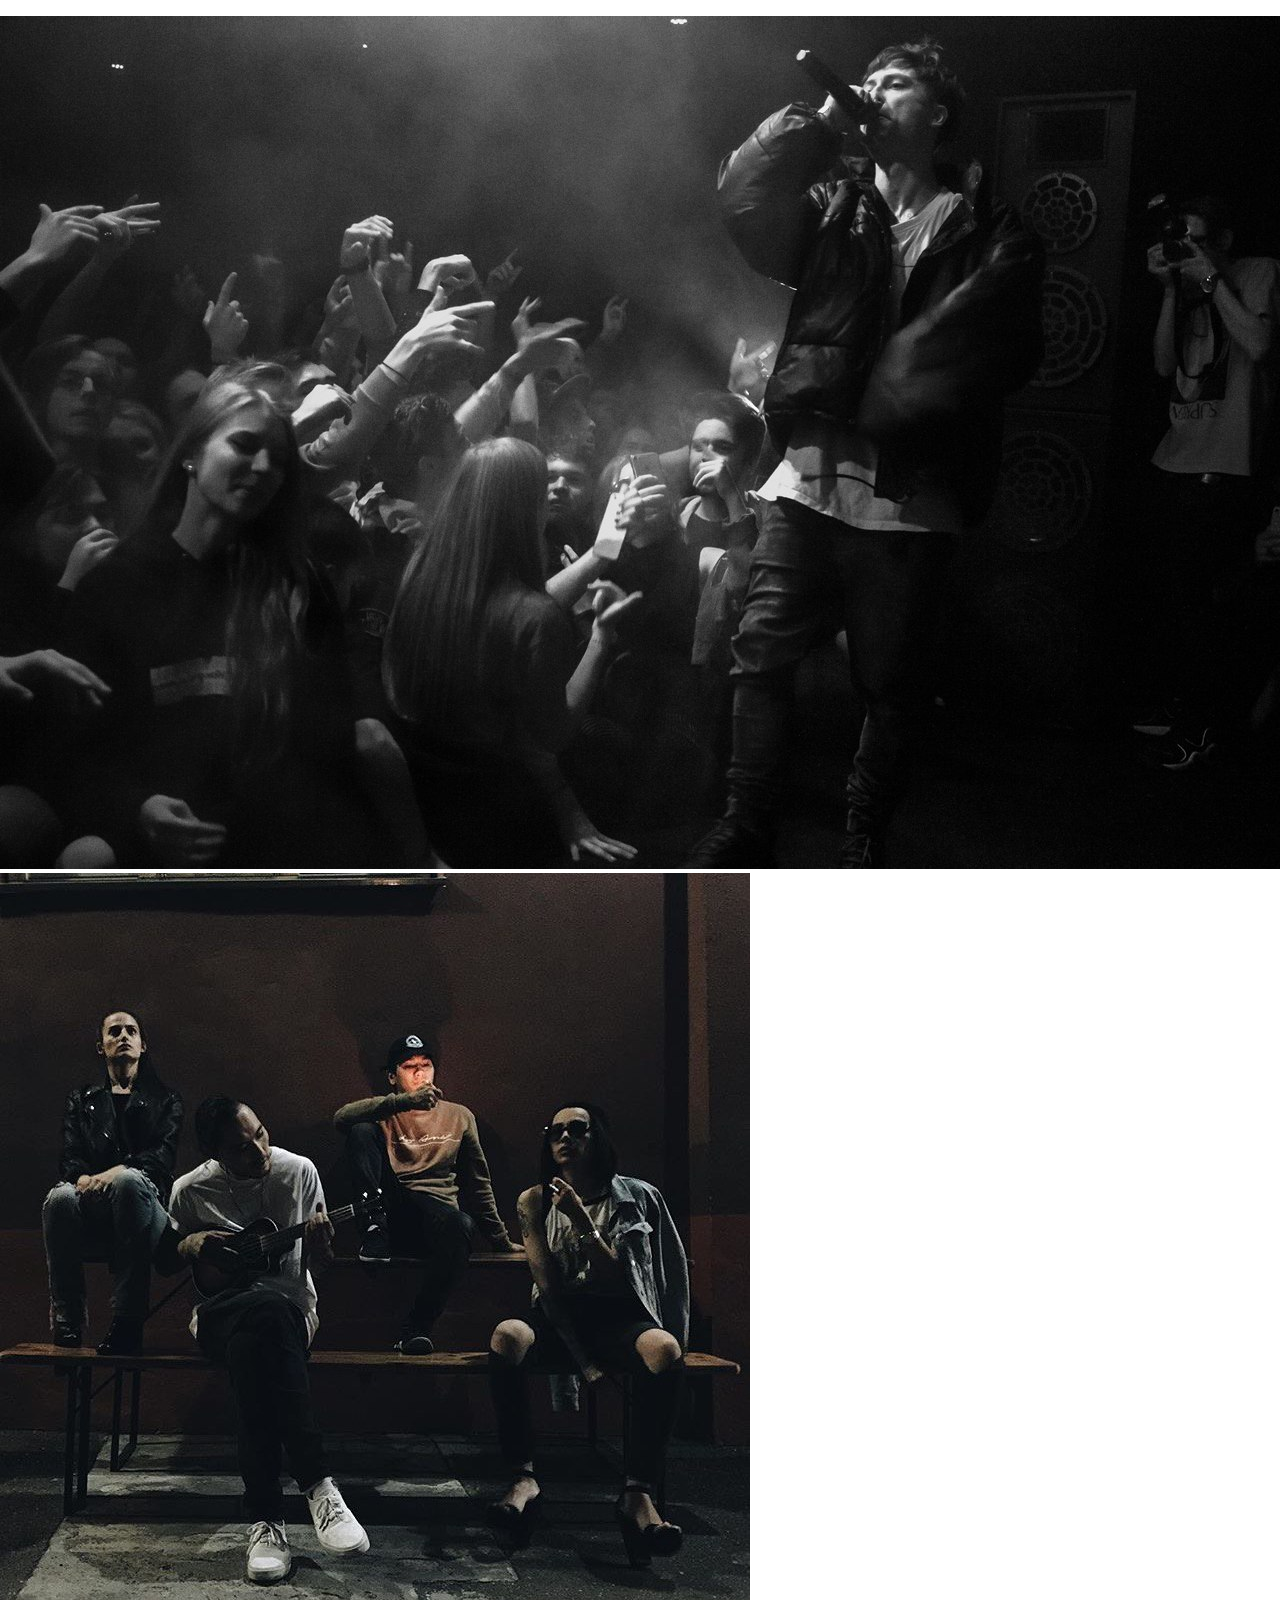
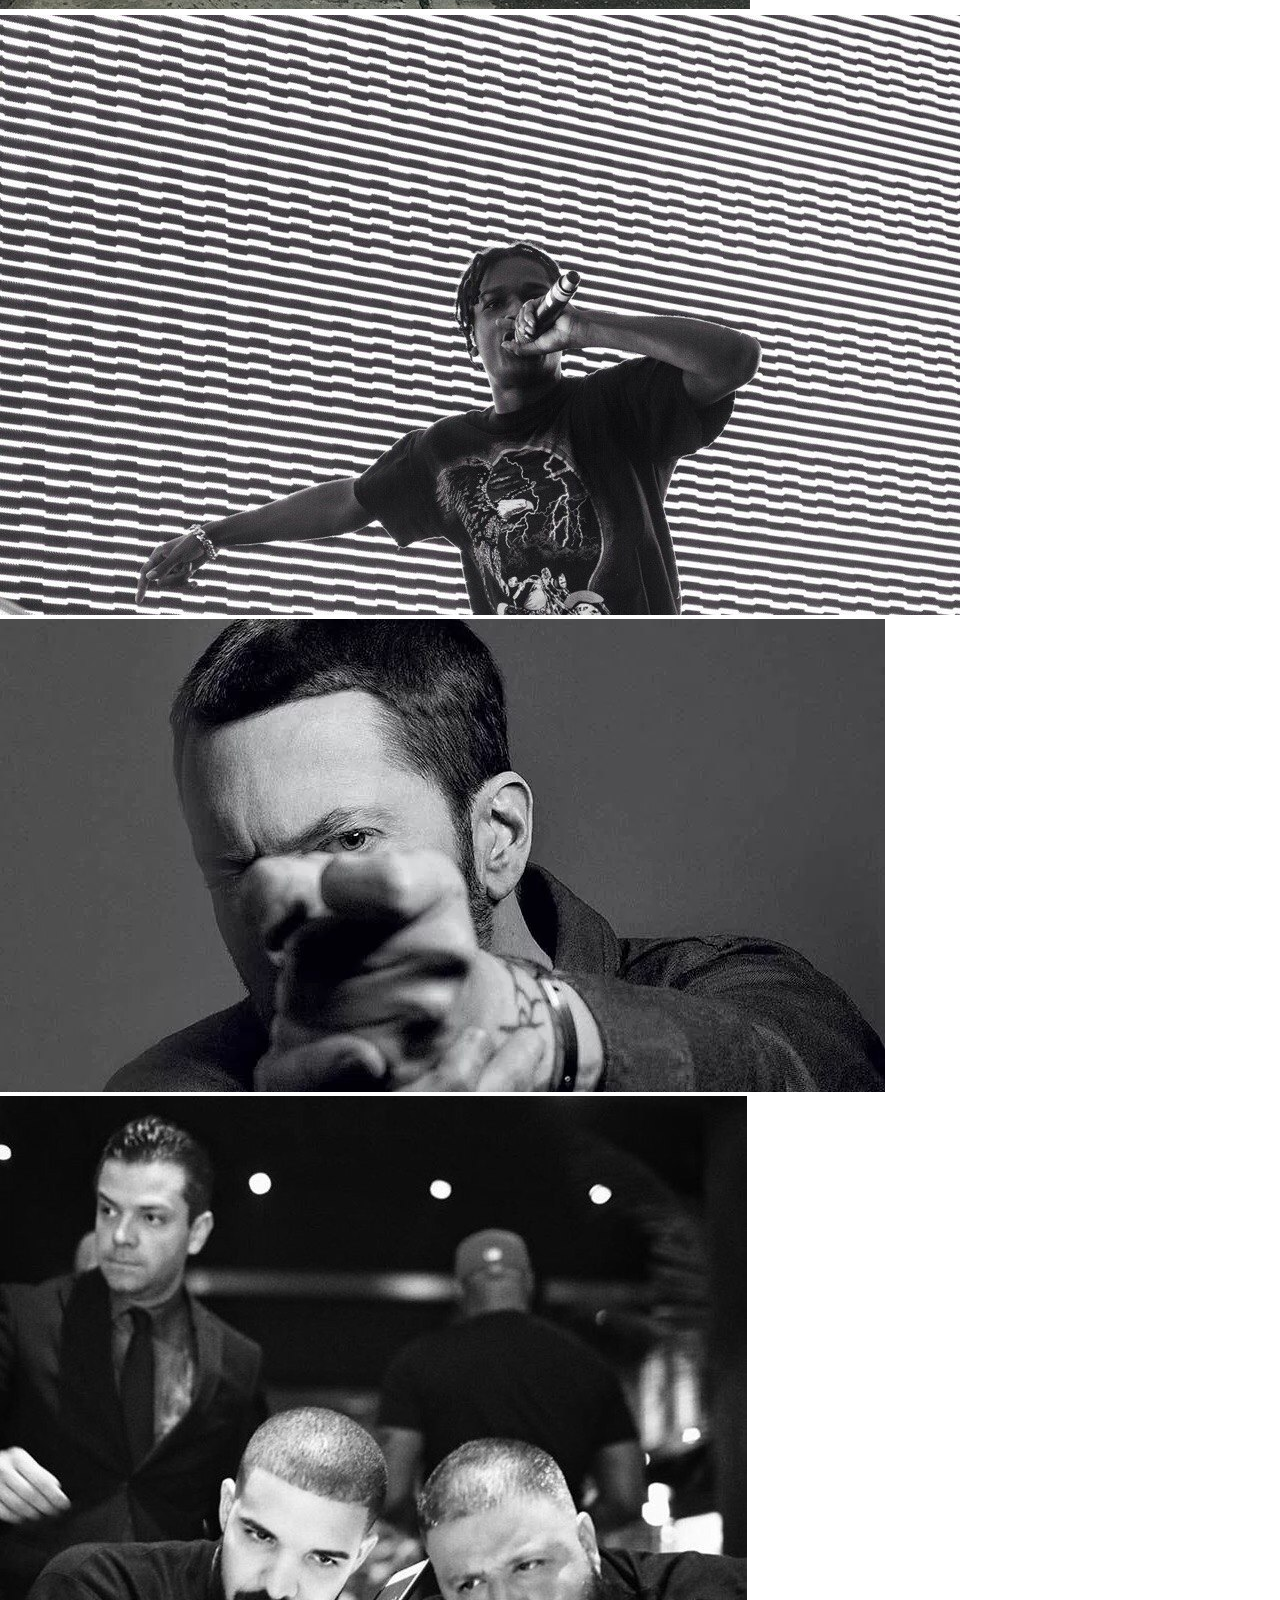
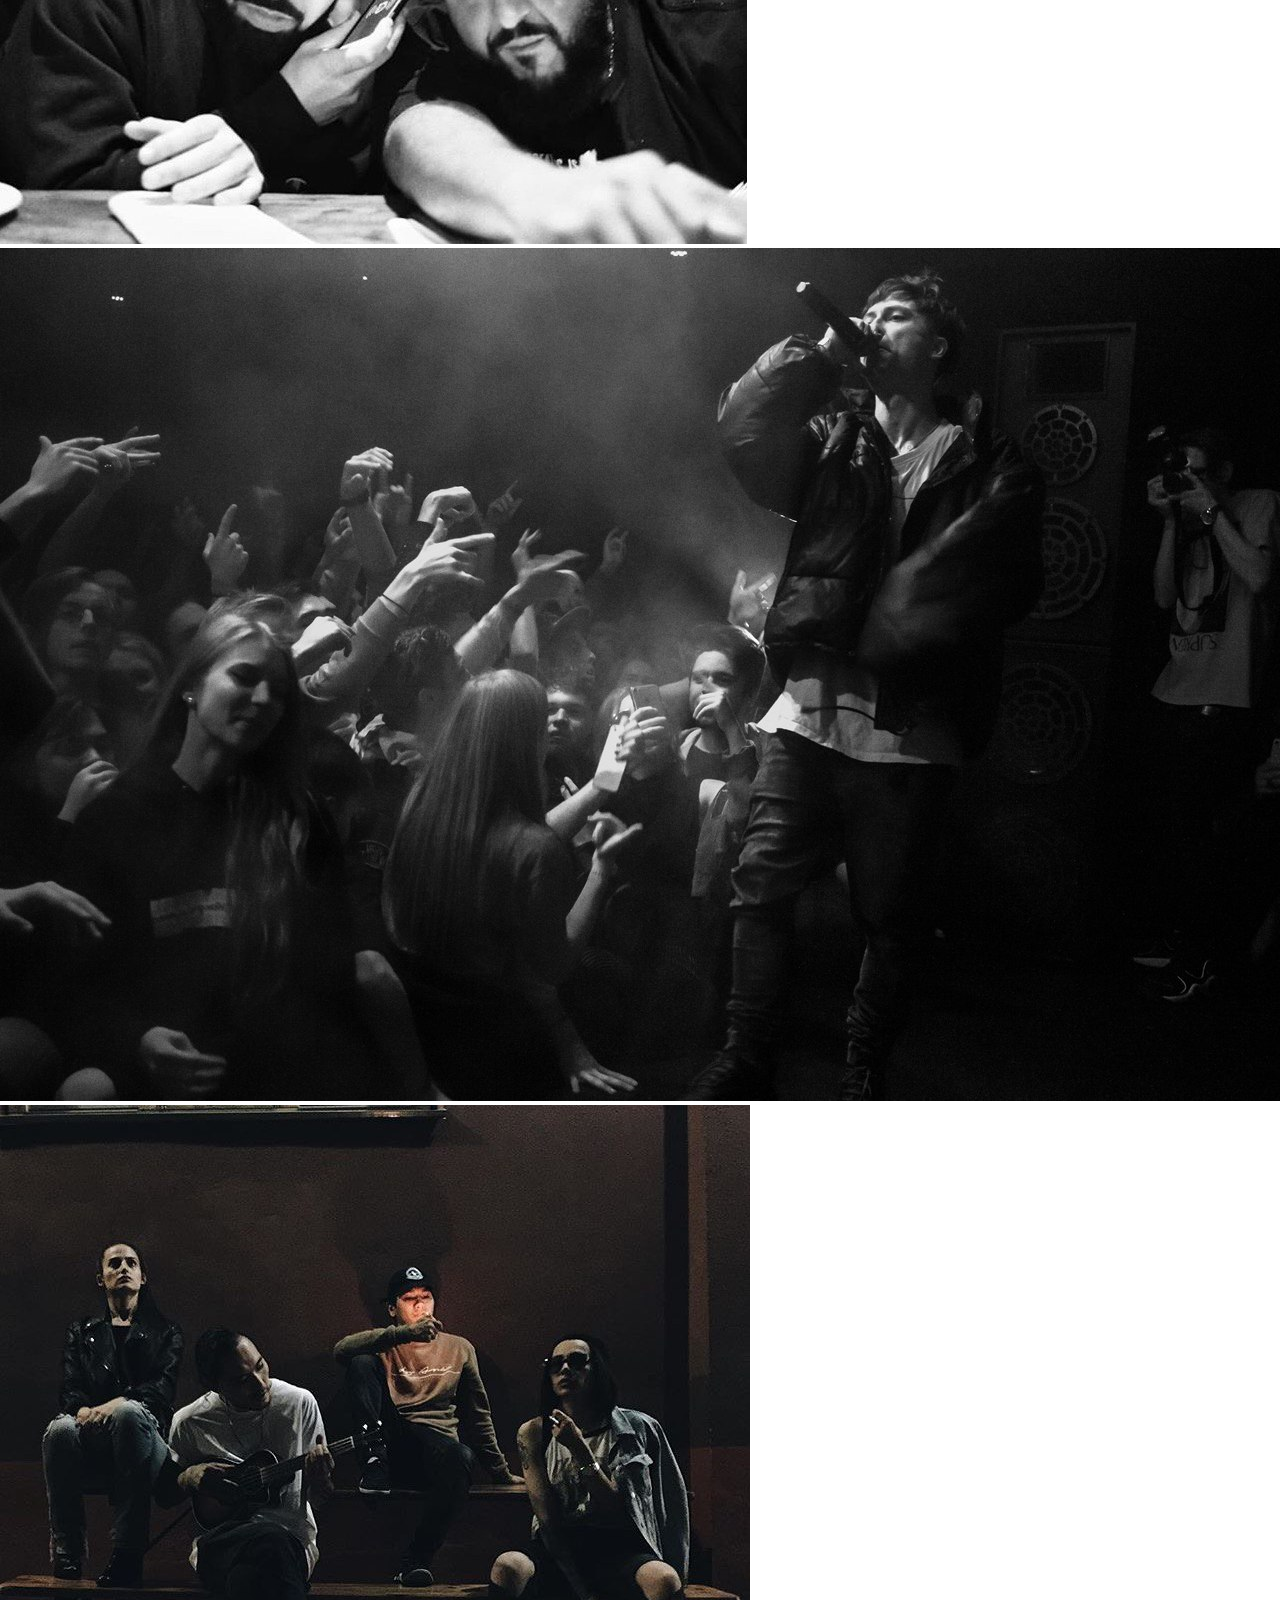
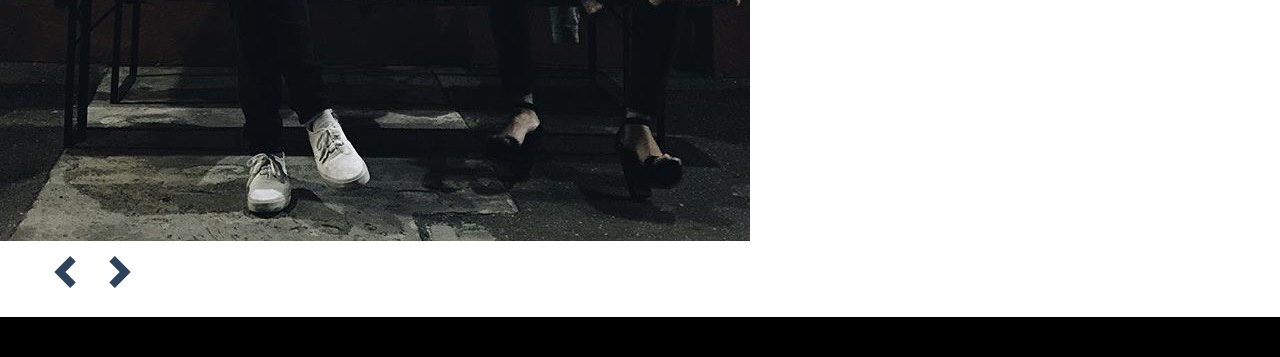
<file: website/index.html>
<!DOCTYPE html>
<html>
<head>
	<!-- Required meta tags -->
    <meta charset="utf-8">
    <meta name="viewport" content="width=device-width, initial-scale=1, shrink-to-fit=no">
	<!-- Bootstrap CSS -->
    <link rel="stylesheet" href="https://stackpath.bootstrapcdn.com/bootstrap/4.2.1/css/bootstrap.min.css" integrity="sha384-GJzZqFGwb1QTTN6wy59ffF1BuGJpLSa9DkKMp0DgiMDm4iYMj70gZWKYbI706tWS" crossorigin="anonymous">

	<title>Zone6teen Beats</title>
	<link rel="stylesheet" type="text/css" href="css/style.css">
	<script type="text/javascript" src="js/script.js"></script>
	<script src="js/lory.min.js"></script>
</head>
<body>
<!-- Navbar start -->
	<nav class="navbar navbar-expand-lg navbar-light bg-light">
	  <a class="navbar-brand" href="#">Zone6teen</a>
	  <button class="navbar-toggler" type="button" data-toggle="collapse" data-target="#navbarNavAltMarkup" aria-controls="navbarNavAltMarkup" aria-expanded="false" aria-label="Toggle navigation">
	    <span class="navbar-toggler-icon"></span>
	  </button>
	  <div class="collapse navbar-collapse d-flex justify-content-end" id="navbarNavAltMarkup">
	    <div class="navbar-nav">
	      <a class="nav-item nav-link active" href="#">Home <span class="sr-only">(current)</span></a>
	      <a class="nav-item nav-link" href="#">Beats</a>
	      <a class="nav-item nav-link" href="#">Pricing</a>
	      <a class="nav-item nav-link" href="#">Contacts</a>
	    </div>
	  </div>
	</nav>
<!-- Navbar end -->

<!-- Carousel start -->
	<section>
		<div class="carousel js-carousel">
            <figure class="carousel__frame js-carousel__frame">
                  <div class="carousel__slides js-carousel__slides">
                        <img src="assets/img/img1.jpg" class="carousel__item" />
                        <img src="assets/img/img2.jpg" class="carousel__item" />
                        <img src="assets/img/img3.jpg" class="carousel__item" />
                        <img src="assets/img/img4.jpg" class="carousel__item" />
                        <img src="assets/img/img5.jpg" class="carousel__item" />
                  </div>
                <span class="carousel__prev js-carousel__prev">
                    <svg xmlns="http://www.w3.org/2000/svg" width="50" height="50" viewBox="0 0 501.5 501.5"><g><path fill="#2E435A" d="M302.67 90.877l55.77 55.508L254.575 250.75 358.44 355.116l-55.77 55.506L143.56 250.75z"/></g></svg>
                </span>
                <span class="carousel__next js-carousel__next">
                    <svg xmlns="http://www.w3.org/2000/svg" width="50" height="50" viewBox="0 0 501.5 501.5"><g><path fill="#2E435A" d="M199.33 410.622l-55.77-55.508L247.425 250.75 143.56 146.384l55.77-55.507L358.44 250.75z"/></g></svg>
                </span>

            </figure>
        </div>

	</section>
<!-- Carousel end -->

<!-- Store start -->
	<section>
		
	</section>
<!-- Store end -->

<!-- Pricing info start -->
	<section>
		
	</section>
<!-- Pricing info end -->

<!-- Advantages start -->
	<section>
		
	</section>
<!-- Advantages end -->

<!-- Contacts start -->
	<section>
		
	</section>
<!-- Contacts end -->

<!-- Footer start -->
	<footer>
		
	</footer>
<!-- Footer end -->

	<!-- Optional JavaScript -->
    <!-- jQuery first, then Popper.js, then Bootstrap JS -->
    <script src="https://code.jquery.com/jquery-3.3.1.slim.min.js" integrity="sha384-q8i/X+965DzO0rT7abK41JStQIAqVgRVzpbzo5smXKp4YfRvH+8abtTE1Pi6jizo" crossorigin="anonymous"></script>
    <script src="https://cdnjs.cloudflare.com/ajax/libs/popper.js/1.14.6/umd/popper.min.js" integrity="sha384-wHAiFfRlMFy6i5SRaxvfOCifBUQy1xHdJ/yoi7FRNXMRBu5WHdZYu1hA6ZOblgut" crossorigin="anonymous"></script>
    <script src="https://stackpath.bootstrapcdn.com/bootstrap/4.2.1/js/bootstrap.min.js" integrity="sha384-B0UglyR+jN6CkvvICOB2joaf5I4l3gm9GU6Hc1og6Ls7i6U/mkkaduKaBhlAXv9k" crossorigin="anonymous"></script>
  
</body>
</html>
</file>
<file: website/css/style.css>
/* Fonts start */
@import url('https://fonts.googleapis.com/css?family=Work+Sans:300,400,500');
/* Fonts end */
html, body {
	margin: 0;
	padding: 0;
	width: 100%;
	overflow-x: hidden;
}
body{
	font-family: 'Work Sans', sans-serif !important;
}
.separator{
	display: block;
	position: relative;
	height: 1px;
	border-bottom: 1px solid grey;
}
.separator.small{
	width: 27px;
}
/*Navbar section start*/
header{
	position: absolute;
	z-index: 100;
}
.logo {
	line-height: 60px;
	position: fixed;
	float: left;
	margin: 16px 46px;
	color: #fff;
	font-weight: bold;
	font-size: 20px;
	letter-spacing: 2px;
}

nav {
	position: fixed;
	width: 100%;
	line-height: 60px;
}

nav ul {
	line-height: 60px;
	list-style: none;
	background: rgba(0, 0, 0, 0);
	overflow: hidden;
	color: #fff;
	padding: 0;
	text-align: right;
	margin: 0;
	padding-right: 40px;
	transition: .3s;
}

nav.black ul {
	background: #000;
}

nav ul li {
	display: inline-block;
	padding: 16px 40px;;
}

nav ul li a {
	display: inline-block;
	text-decoration: none;
	color: #fff;
	font-size: 16px;
}

.logo a{
	cursor: pointer;
	color: #fff;
	text-decoration: none;
}
.menu-icon {
	line-height: 60px;
	width: 100%;
	background: #000;
	text-align: right;
	box-sizing: border-box;
	padding: 15px 24px;
	cursor: pointer;
	color: #fff;
	display: none;
}
@media(max-width: 786px) {

	.logo {
		  position: fixed;
		  top: 0;
		  margin-top: 16px;
	}

	nav ul {
		  max-height: 0px;
		  background: #000;
		  padding-right: 0px;
	}

	nav.black ul {
		  background: #000;
	}

	.showing {
		  max-height: 34em;
	}

	nav ul li {
		  box-sizing: border-box;
		  width: 100%;
		  padding: 24px;
		  text-align: center;
	}

	.menu-icon {
		  display: block;
	}

}
nav ul li a:hover{
	color: #fff;
	text-decoration: none;
}
.link:after{
	content: '';
	display: block;
	width: 0;
	height: 2px;
	background: #fff;
	transition: width .3s;
}
.link:hover:after{
	width: 100%;
	transition: width .3s;
}
/* Navbar section end */

/* Video section start*/
.vid{
	height: 560px;
	width: 100%;
}
.vid h1{
	position: absolute;
	top: 45%;
	left: 50%;
	transform: translate(-50%, -50%); 
	text-transform: uppercase; 
	text-align: center; 
	color: #fff;
	font-size: 16px;
	font-weight: 600; 
	letter-spacing: 10px;
}
.vid-overlay{
	position: absolute;
	height: 100%;
	width: 100%;
	z-index: 3;
	background-color: rgba(0,0,0,.5);
}
.btn{
	cursor: pointer;
	border: 0.5px solid #fff;
	border-radius: 0px;
}
.btn-video{
	position: absolute;
	top: 60%;
	left: 50%;
	transform: translate(-50%, -50%); 
	padding: 5px 20px;
	font-size: 25px;
	color: #fff;
	text-align: center;
}

.btn-video:hover{
	border-color: #fff;
	color: #000;
	background-color: #fff;
	transition: .2s;
}
/* Video section end*/

/* Store section start*/
.store{
	margin-top: 50px;
}
.store-main{
	height: 700px;
}
/* Store section end*/

/* Licensing section start*/
.license{
	margin-top: 50px;
}
.license .container{
}
.license-item-container{
	transition: all .2s ease-in-out;
}
.license-item-container:hover{
	transform: scale(1.05);
	cursor: pointer;
	z-index: 3;
}
.license-item{
	border-top-right-radius: 10px;
	border-top-left-radius: 10px;
	padding: 15px;
	margin-bottom: 0px;
}
.license-item-price{
	background-color: #d1002f ;
}
/* Licensing section end*/

/* Advantages section start */
.advantages{
	height: 650px;
	background: url("../assets/img/img19.jpg") center no-repeat !important; 
	padding: 0;
	color: white;
}
.advantages-overlay{
	background: rgba(0,0,0,0.7);
	height: 100%;
	width: 100%;
	z-index: 5;
}
.advantages-item-info i{
	font-size: 30px;
}
.advantages-item-icon{
	border: 2px solid #d1002f;
	border-radius: 10px;
	padding: 5px 5px;
	width: 70px;
	height: 100px;
	height: auto;
}
.advantages-item-container{
	padding-left: 20px; 
	padding-right: 20px; 
}
.advantages-item-text h4{
	color: #d1002f;
}

@media(max-width: 576px){
	
}
/* Advantages section end */

/* Contacts section start */
#vk{
	background: url("../assets/img/gif4.gif") center no-repeat;
	background-size: cover;
}
#insta{
	background: url("../assets/img/gif1.gif") center no-repeat;
	background-size: cover;
}
#bs{
	background: url("../assets/img/gif3.gif") center no-repeat;
	background-size: cover;
}
#sc{
	background: url("../assets/img/gif2.gif") center no-repeat;
	background-size: cover;
}
.contacts.container-fluid{
	padding: 0px;
}
.contacts .row{
	margin: 0px;
}
.contacts-item{
 	padding: 5px;
	height: 350px;
}
.contacts-item-info{
	display: none;
	position: absolute;
	top: 50%;
	left: 50%;
	transform: translate(-50%, -50%);
	z-index: 5;
	color: white;
	font-size: 30px;
	transition: 0.2s;
}
.contacts-item-info p{
	font-size: 16px;
	color: #d1002f;
}
.contacts-item-overlay{
	width: 100%;
	height: 100%;
	z-index: 3;
	transition: 0.2s;
	padding: 5px;
}
.contacts-item:hover .contacts-item-overlay{
 	border: 3px solid #d1002f;
 	background-color: rgba(0,0,0,0.5);
}
.contacts-item:hover .contacts-item-info{
	display: block;
}
.contacts-item-info i{
	color: #d1002f;
	border: 2px solid #d1002f;
	padding: 7px;
	border-radius: 5px;
}
/* Contacts section end */

/* Footer section start*/
footer h6{
	margin: 0px !important;
	color: white;
	font-size: 12px;
}
footer{
	background-color: #000000;
	padding: 20px;
}
/* Footer section end*/
</file>
